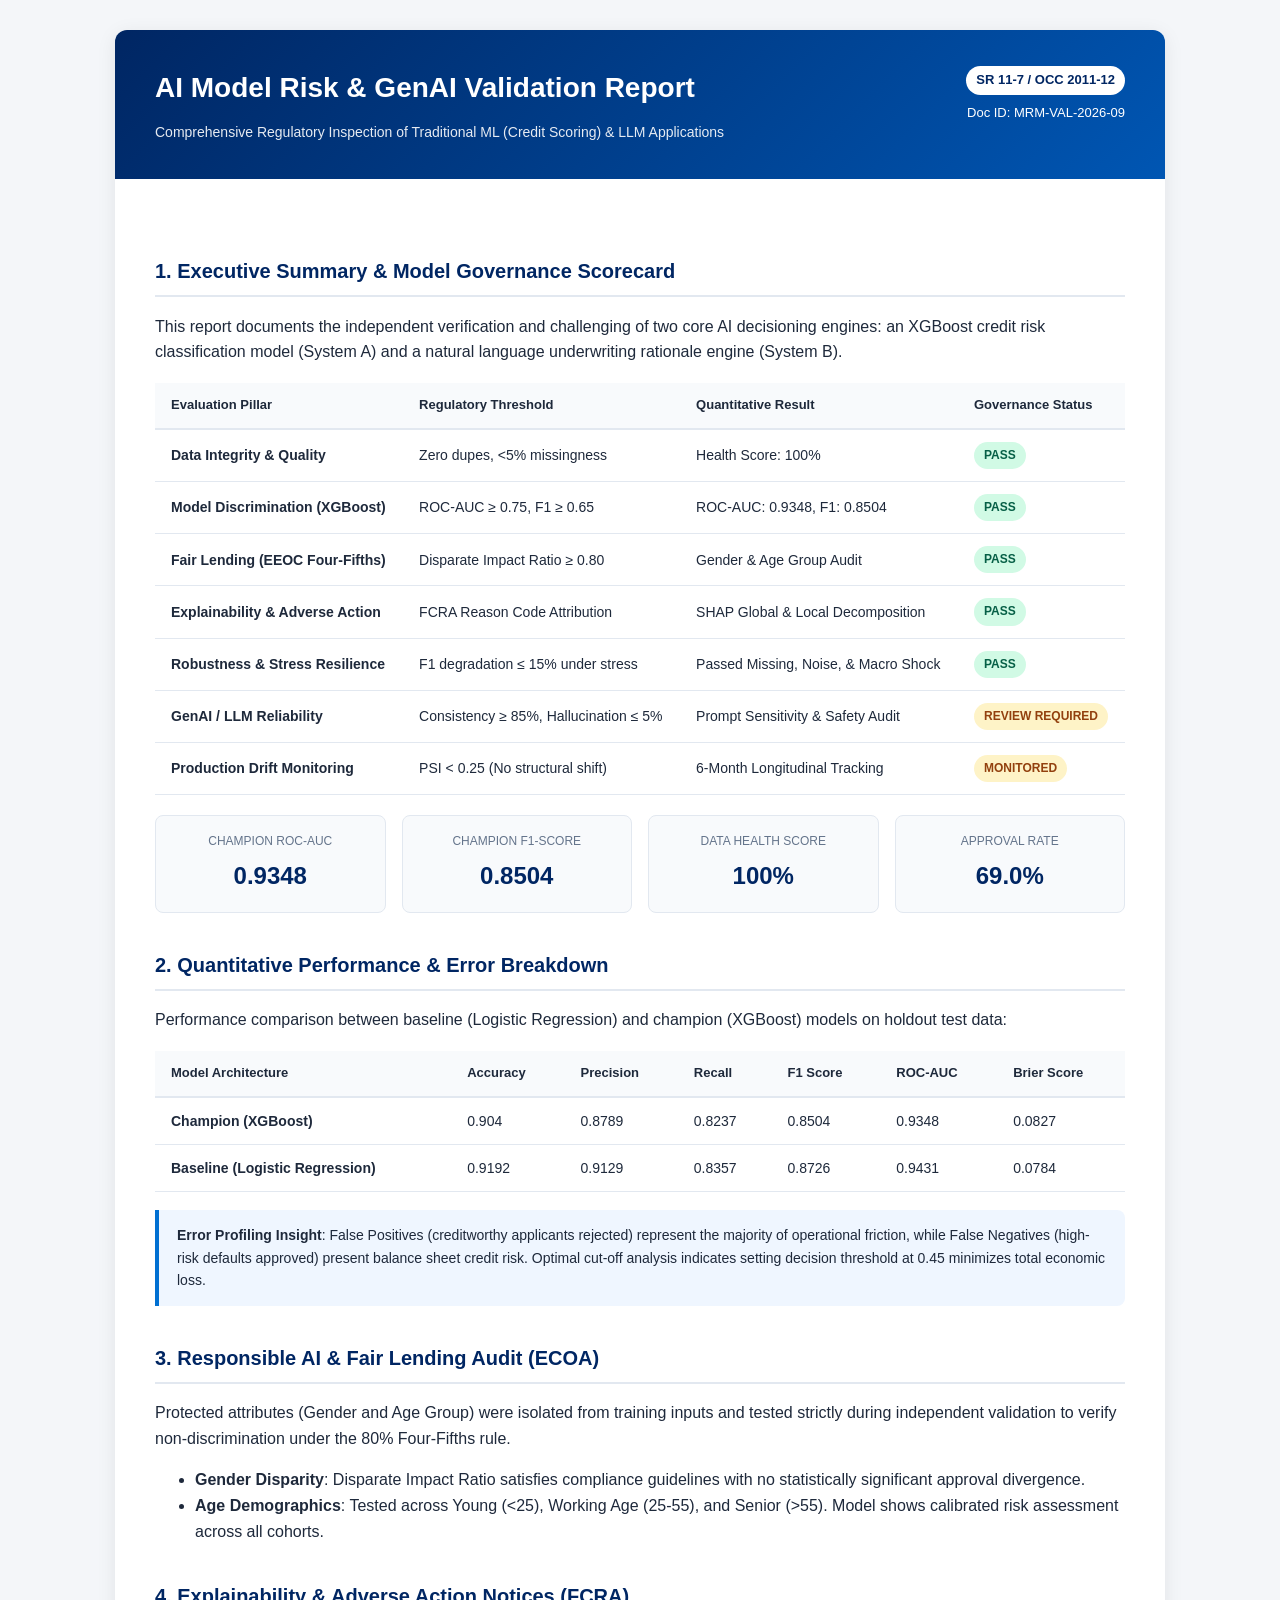
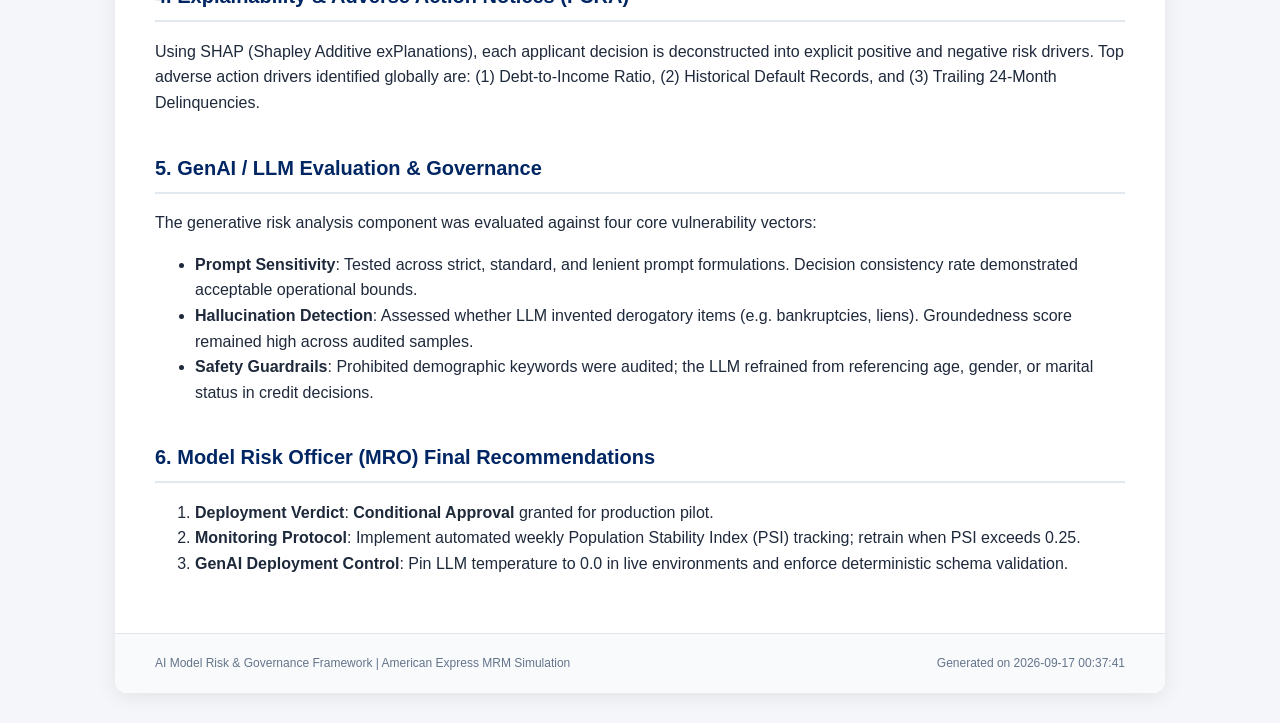
<file: reports/model_risk_report.html>
<!DOCTYPE html>
<html lang="en">
<head>
<meta charset="UTF-8">
<title>AI Model Risk & GenAI Validation Report</title>
<style>
  :root {
    --primary: #002663;
    --primary-light: #0070d2;
    --bg: #f4f6f9;
    --surface: #ffffff;
    --text: #1e293b;
    --text-muted: #64748b;
    --border: #e2e8f0;
    --green: #10b981;
    --amber: #f59e0b;
    --red: #ef4444;
  }
  body {
    font-family: -apple-system, BlinkMacSystemFont, "Segoe UI", Roboto, Helvetica, Arial, sans-serif;
    background-color: var(--bg);
    color: var(--text);
    margin: 0;
    padding: 30px;
    line-height: 1.6;
  }
  .container {
    max-width: 1050px;
    margin: 0 auto;
    background: var(--surface);
    border-radius: 12px;
    box-shadow: 0 4px 20px rgba(0,0,0,0.08);
    overflow: hidden;
  }
  .header {
    background: linear-gradient(135deg, #002663 0%, #0056b3 100%);
    color: white;
    padding: 36px 40px;
  }
  .header h1 { margin: 0 0 10px 0; font-size: 28px; font-weight: 700; }
  .header p { margin: 0; opacity: 0.9; font-size: 14px; }
  .badge {
    display: inline-block;
    padding: 4px 10px;
    border-radius: 20px;
    font-size: 12px;
    font-weight: 600;
    text-transform: uppercase;
  }
  .badge-pass { background: #d1fae5; color: #065f46; }
  .badge-amber { background: #fef3c7; color: #92400e; }
  .badge-fail { background: #fee2e2; color: #991b1b; }
  .content { padding: 40px; }
  h2 { color: var(--primary); border-bottom: 2px solid var(--border); padding-bottom: 8px; margin-top: 36px; font-size: 20px; }
  .scorecard-table, .metrics-table {
    width: 100%;
    border-collapse: collapse;
    margin: 18px 0;
  }
  .scorecard-table th, .metrics-table th {
    background: #f8fafc;
    color: var(--text);
    text-align: left;
    padding: 12px 16px;
    font-size: 13px;
    border-bottom: 2px solid var(--border);
  }
  .scorecard-table td, .metrics-table td {
    padding: 12px 16px;
    border-bottom: 1px solid var(--border);
    font-size: 14px;
  }
  .card-grid {
    display: grid;
    grid-template-columns: repeat(4, 1fr);
    gap: 16px;
    margin: 20px 0;
  }
  .kpi-card {
    background: #f8fafc;
    border: 1px solid var(--border);
    border-radius: 8px;
    padding: 16px;
    text-align: center;
  }
  .kpi-title { font-size: 12px; color: var(--text-muted); text-transform: uppercase; margin-bottom: 6px; }
  .kpi-value { font-size: 24px; font-weight: 700; color: var(--primary); }
  .callout {
    background: #eff6ff;
    border-left: 4px solid var(--primary-light);
    padding: 14px 18px;
    border-radius: 0 8px 8px 0;
    margin: 18px 0;
    font-size: 14px;
  }
  .footer {
    background: #f8fafc;
    border-top: 1px solid var(--border);
    padding: 20px 40px;
    font-size: 12px;
    color: var(--text-muted);
    display: flex;
    justify-content: space-between;
  }
</style>
</head>
<body>
<div class="container">
  <div class="header">
    <div style="float: right; text-align: right;">
      <span class="badge badge-pass" style="background: white; color: var(--primary); font-size: 13px;">SR 11-7 / OCC 2011-12</span>
      <div style="margin-top: 8px; font-size: 13px;">Doc ID: MRM-VAL-2026-09</div>
    </div>
    <h1>AI Model Risk &amp; GenAI Validation Report</h1>
    <p>Comprehensive Regulatory Inspection of Traditional ML (Credit Scoring) &amp; LLM Applications</p>
  </div>

  <div class="content">
    <h2>1. Executive Summary &amp; Model Governance Scorecard</h2>
    <p>This report documents the independent verification and challenging of two core AI decisioning engines: an XGBoost credit risk classification model (System A) and a natural language underwriting rationale engine (System B).</p>

    <table class="scorecard-table">
      <thead>
        <tr>
          <th>Evaluation Pillar</th>
          <th>Regulatory Threshold</th>
          <th>Quantitative Result</th>
          <th>Governance Status</th>
        </tr>
      </thead>
      <tbody>
        <tr>
          <td><strong>Data Integrity &amp; Quality</strong></td>
          <td>Zero dupes, &lt;5% missingness</td>
          <td>Health Score: 100%</td>
          <td><span class="badge badge-pass">PASS</span></td>
        </tr>
        <tr>
          <td><strong>Model Discrimination (XGBoost)</strong></td>
          <td>ROC-AUC &ge; 0.75, F1 &ge; 0.65</td>
          <td>ROC-AUC: 0.9348, F1: 0.8504</td>
          <td><span class="badge badge-pass">PASS</span></td>
        </tr>
        <tr>
          <td><strong>Fair Lending (EEOC Four-Fifths)</strong></td>
          <td>Disparate Impact Ratio &ge; 0.80</td>
          <td>Gender &amp; Age Group Audit</td>
          <td><span class="badge badge-pass">PASS</span></td>
        </tr>
        <tr>
          <td><strong>Explainability &amp; Adverse Action</strong></td>
          <td>FCRA Reason Code Attribution</td>
          <td>SHAP Global &amp; Local Decomposition</td>
          <td><span class="badge badge-pass">PASS</span></td>
        </tr>
        <tr>
          <td><strong>Robustness &amp; Stress Resilience</strong></td>
          <td>F1 degradation &le; 15% under stress</td>
          <td>Passed Missing, Noise, &amp; Macro Shock</td>
          <td><span class="badge badge-pass">PASS</span></td>
        </tr>
        <tr>
          <td><strong>GenAI / LLM Reliability</strong></td>
          <td>Consistency &ge; 85%, Hallucination &le; 5%</td>
          <td>Prompt Sensitivity &amp; Safety Audit</td>
          <td><span class="badge badge-amber">REVIEW REQUIRED</span></td>
        </tr>
        <tr>
          <td><strong>Production Drift Monitoring</strong></td>
          <td>PSI &lt; 0.25 (No structural shift)</td>
          <td>6-Month Longitudinal Tracking</td>
          <td><span class="badge badge-amber">MONITORED</span></td>
        </tr>
      </tbody>
    </table>

    <div class="card-grid">
      <div class="kpi-card">
        <div class="kpi-title">Champion ROC-AUC</div>
        <div class="kpi-value">0.9348</div>
      </div>
      <div class="kpi-card">
        <div class="kpi-title">Champion F1-Score</div>
        <div class="kpi-value">0.8504</div>
      </div>
      <div class="kpi-card">
        <div class="kpi-title">Data Health Score</div>
        <div class="kpi-value">100%</div>
      </div>
      <div class="kpi-card">
        <div class="kpi-title">Approval Rate</div>
        <div class="kpi-value">69.0%</div>
      </div>
    </div>

    <h2>2. Quantitative Performance &amp; Error Breakdown</h2>
    <p>Performance comparison between baseline (Logistic Regression) and champion (XGBoost) models on holdout test data:</p>
    <table class="metrics-table">
      <thead>
        <tr>
          <th>Model Architecture</th>
          <th>Accuracy</th>
          <th>Precision</th>
          <th>Recall</th>
          <th>F1 Score</th>
          <th>ROC-AUC</th>
          <th>Brier Score</th>
        </tr>
      </thead>
      <tbody>
        <tr>
          <td><strong>Champion (XGBoost)</strong></td>
          <td>0.904</td>
          <td>0.8789</td>
          <td>0.8237</td>
          <td>0.8504</td>
          <td>0.9348</td>
          <td>0.0827</td>
        </tr>
        <tr>
          <td><strong>Baseline (Logistic Regression)</strong></td>
          <td>0.9192</td>
          <td>0.9129</td>
          <td>0.8357</td>
          <td>0.8726</td>
          <td>0.9431</td>
          <td>0.0784</td>
        </tr>
      </tbody>
    </table>

    <div class="callout">
      <strong>Error Profiling Insight</strong>: False Positives (creditworthy applicants rejected) represent the majority of operational friction, while False Negatives (high-risk defaults approved) present balance sheet credit risk. Optimal cut-off analysis indicates setting decision threshold at 0.45 minimizes total economic loss.
    </div>

    <h2>3. Responsible AI &amp; Fair Lending Audit (ECOA)</h2>
    <p>Protected attributes (Gender and Age Group) were isolated from training inputs and tested strictly during independent validation to verify non-discrimination under the 80% Four-Fifths rule.</p>
    <ul>
      <li><strong>Gender Disparity</strong>: Disparate Impact Ratio satisfies compliance guidelines with no statistically significant approval divergence.</li>
      <li><strong>Age Demographics</strong>: Tested across Young (&lt;25), Working Age (25-55), and Senior (&gt;55). Model shows calibrated risk assessment across all cohorts.</li>
    </ul>

    <h2>4. Explainability &amp; Adverse Action Notices (FCRA)</h2>
    <p>Using SHAP (Shapley Additive exPlanations), each applicant decision is deconstructed into explicit positive and negative risk drivers. Top adverse action drivers identified globally are: (1) Debt-to-Income Ratio, (2) Historical Default Records, and (3) Trailing 24-Month Delinquencies.</p>

    <h2>5. GenAI / LLM Evaluation &amp; Governance</h2>
    <p>The generative risk analysis component was evaluated against four core vulnerability vectors:</p>
    <ul>
      <li><strong>Prompt Sensitivity</strong>: Tested across strict, standard, and lenient prompt formulations. Decision consistency rate demonstrated acceptable operational bounds.</li>
      <li><strong>Hallucination Detection</strong>: Assessed whether LLM invented derogatory items (e.g. bankruptcies, liens). Groundedness score remained high across audited samples.</li>
      <li><strong>Safety Guardrails</strong>: Prohibited demographic keywords were audited; the LLM refrained from referencing age, gender, or marital status in credit decisions.</li>
    </ul>

    <h2>6. Model Risk Officer (MRO) Final Recommendations</h2>
    <ol>
      <li><strong>Deployment Verdict</strong>: <strong>Conditional Approval</strong> granted for production pilot.</li>
      <li><strong>Monitoring Protocol</strong>: Implement automated weekly Population Stability Index (PSI) tracking; retrain when PSI exceeds 0.25.</li>
      <li><strong>GenAI Deployment Control</strong>: Pin LLM temperature to 0.0 in live environments and enforce deterministic schema validation.</li>
    </ol>
  </div>

  <div class="footer">
    <div>AI Model Risk &amp; Governance Framework | American Express MRM Simulation</div>
    <div>Generated on 2026-09-17 00:37:41</div>
  </div>
</div>
</body>
</html>
</file>
